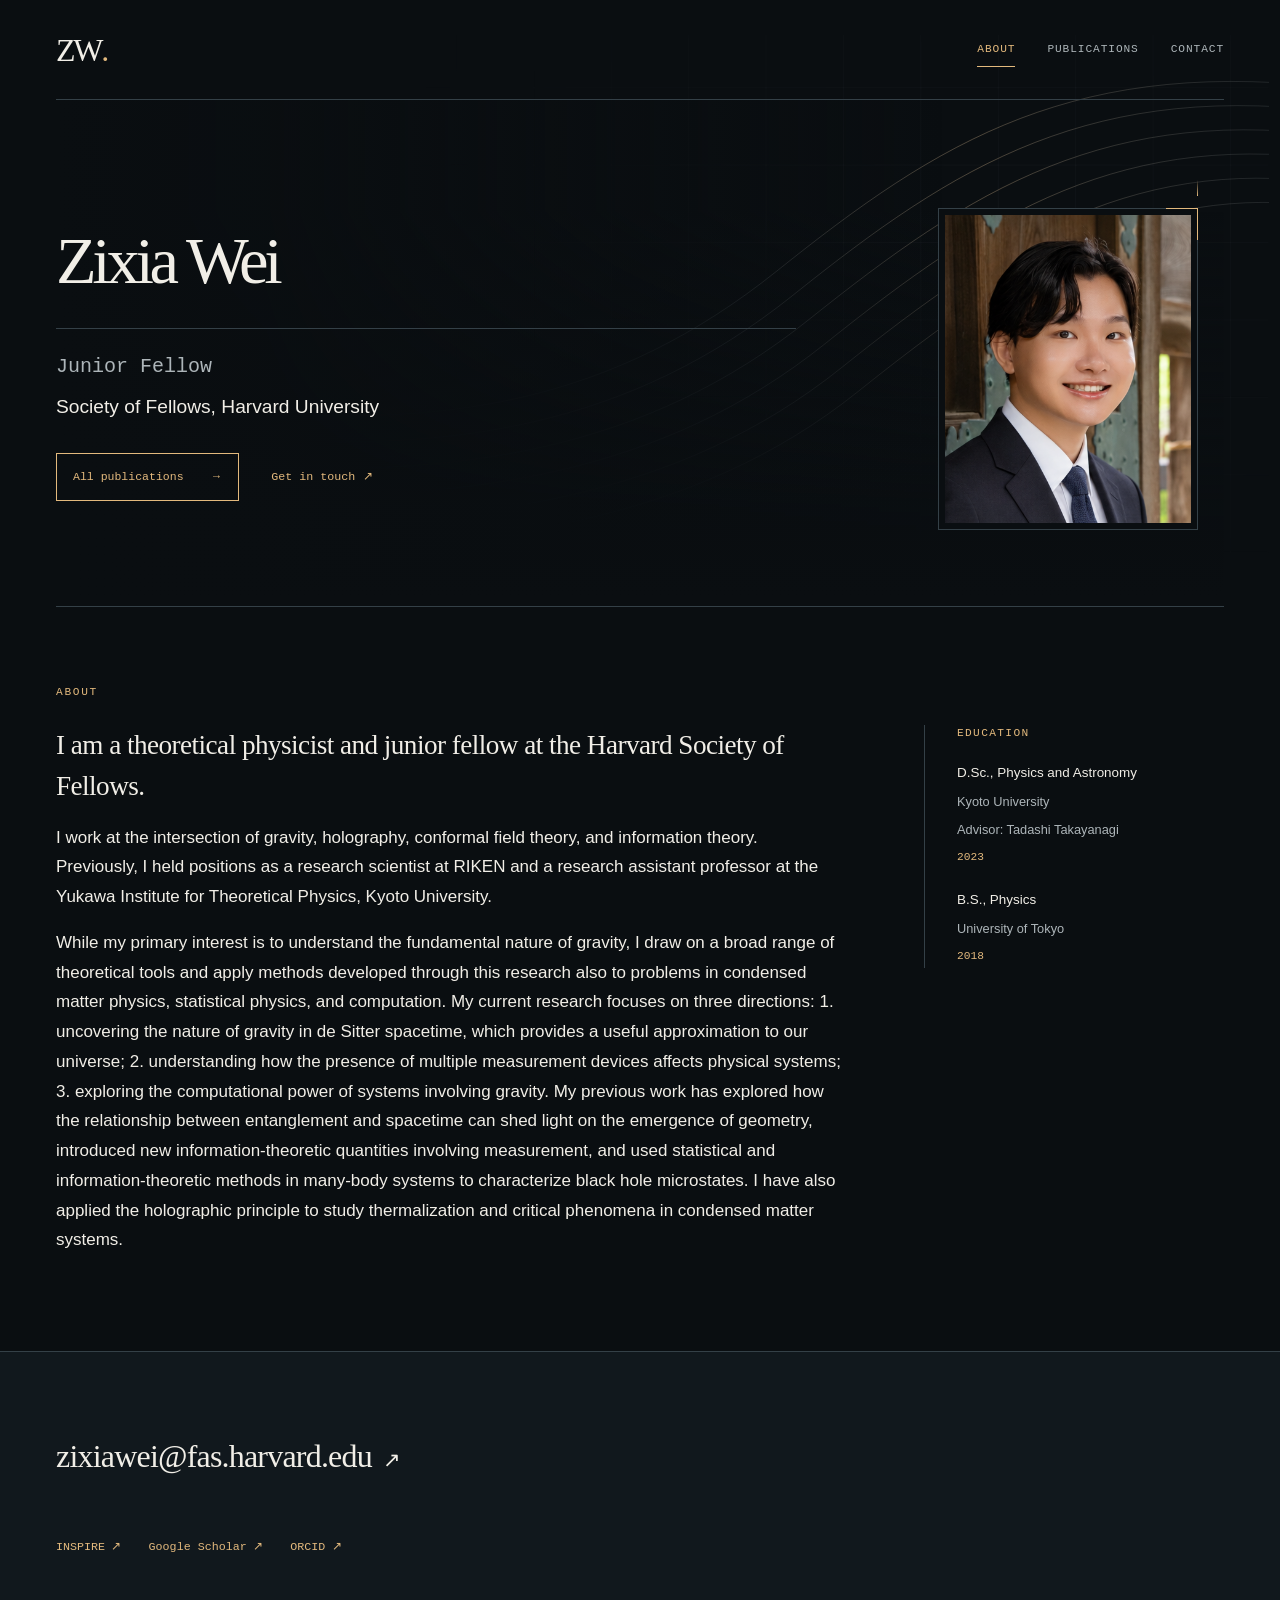
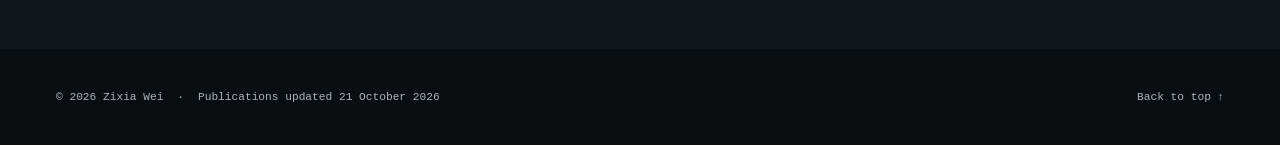
<file: index.html>
<!doctype html>
<html lang="en">
<head>
  <meta charset="utf-8">
  <meta name="viewport" content="width=device-width, initial-scale=1">
  <meta name="description" content="Zixia Wei — theoretical physicist working at Harvard University.">
  <meta name="author" content="Zixia Wei">
  <meta name="theme-color" content="#0a0e11">
  <meta property="og:type" content="website">
  <meta property="og:title" content="Zixia Wei | Theoretical Physics">
  <meta property="og:description" content="Gravity, holography, and information.">
  <title>Zixia Wei | Theoretical Physics</title>
  <link rel="icon" href="./assets/favicon.svg" type="image/svg+xml">
  <link rel="stylesheet" href="./assets/styles.css?v=minimal-cleanup-20261025">
</head>
<body>
  <a class="skip-link" href="#main-content">Skip to content</a>

  <header class="site-header">
    <div class="container header-inner">
      <a class="wordmark" href="#home" aria-label="Zixia Wei — home">ZW<span aria-hidden="true">.</span></a>
      <nav class="site-nav" aria-label="Main navigation">
        <ul>
          <li><a href="#about" aria-current="page">About</a></li>
          <li><a href="./publications.html">Publications</a></li>
          <li><a href="#contact">Contact</a></li>
        </ul>
      </nav>
    </div>
  </header>

  <main id="main-content">
    <div class="container">
      <section class="hero" id="home" aria-labelledby="name">
        <div class="hero-art" aria-hidden="true">
          <svg viewBox="0 0 1200 900" xmlns="http://www.w3.org/2000/svg" preserveAspectRatio="xMidYMid slice" focusable="false">
            <defs>
              <pattern id="hero-grid" width="96" height="96" patternUnits="userSpaceOnUse">
                <path d="M96 0H0V96" fill="none" stroke="#adb5b9" stroke-width="0.7" opacity="0.18"/>
              </pattern>
              <radialGradient id="hero-grid-fade" cx="72%" cy="38%" r="65%">
                <stop offset="0" stop-color="white" stop-opacity="0.8"/>
                <stop offset="1" stop-color="white" stop-opacity="0"/>
              </radialGradient>
              <mask id="hero-grid-mask">
                <rect width="1200" height="900" fill="url(#hero-grid-fade)"/>
              </mask>
              <linearGradient id="hero-contour" x1="0" y1="1" x2="1" y2="0">
                <stop stop-color="#8e9ba2" stop-opacity="0"/>
                <stop offset="0.4" stop-color="#8e9ba2" stop-opacity="0.24"/>
                <stop offset="0.75" stop-color="#d2b38a" stop-opacity="0.42"/>
                <stop offset="1" stop-color="#8e9ba2" stop-opacity="0.16"/>
              </linearGradient>
            </defs>
            <rect width="1200" height="900" fill="url(#hero-grid)" mask="url(#hero-grid-mask)"/>
            <g fill="none" stroke="url(#hero-contour)" stroke-width="1">
              <path d="M-100 590C180 620 390 580 590 420S960 150 1300 195"/>
              <path d="M-100 625C190 650 410 610 610 450S980 180 1300 225"/>
              <path d="M-100 660C200 680 430 640 630 480S1000 210 1300 255"/>
              <path d="M-100 695C210 710 450 670 650 510S1020 240 1300 285"/>
              <path d="M-100 730C220 740 470 700 670 540S1040 270 1300 315"/>
              <path d="M-100 765C230 770 490 730 690 570S1060 300 1300 345"/>
            </g>
          </svg>
        </div>
        <div class="hero-copy">
          <h1 class="hero-name" id="name">Zixia Wei</h1>
          <ul class="affiliations" aria-label="Current appointments">
            <li>
              <span class="affiliation-role">Junior Fellow</span>
              <a class="affiliation-name" href="https://socfell.fas.harvard.edu/people/zixia-wei">Society of Fellows, Harvard University</a>
            </li>
          </ul>
          <div class="hero-links">
            <a class="button button-primary" href="./publications.html">All publications <span class="arrow" aria-hidden="true">→</span></a>
            <a class="text-link" href="mailto:zixiawei@fas.harvard.edu">Get in touch <span class="arrow" aria-hidden="true">↗</span></a>
          </div>
        </div>
        <figure class="portrait">
          <div class="portrait-frame">
            <div class="portrait-crop">
              <img src="./assets/zixia-wei-suit.png" alt="Portrait of Zixia Wei wearing a dark suit" width="1536" height="1024" fetchpriority="high" decoding="async">
            </div>
          </div>
        </figure>
      </section>
      <section class="section about-section" id="about" aria-labelledby="about-title">
        <div class="section-heading">
          <h2 class="section-kicker" id="about-title">About</h2>
        </div>
        <div class="about-grid">
          <div class="about-copy">
            <p>I am a theoretical physicist and junior fellow at the Harvard Society of Fellows. </p>
            <p>I work at the intersection of gravity, holography, conformal field theory, and information theory. Previously, I held positions as a research scientist at RIKEN and a research assistant professor at the Yukawa Institute for Theoretical Physics, Kyoto University.</p>

<p>While my primary interest is to understand the fundamental nature of gravity, I draw on a broad range of theoretical tools and apply methods developed through this research also to problems in condensed matter physics, statistical physics, and computation.

My current research focuses on three directions: 1. uncovering the nature of gravity in de Sitter spacetime, which provides a useful approximation to our universe; 2. understanding how the presence of multiple measurement devices affects physical systems; 3. exploring the computational power of systems involving gravity. My previous work has explored how the relationship between entanglement and spacetime can shed light on the emergence of geometry, introduced new information-theoretic quantities involving measurement, and used statistical and information-theoretic methods in many-body systems to characterize black hole microstates. I have also applied the holographic principle to study thermalization and critical phenomena in condensed matter systems.</p>
          </div>
          <div class="academic-history">
            <h3>Education</h3>
            <ul class="education-list">
              <li><span class="degree">D.Sc., Physics and Astronomy</span><span class="degree-place">Kyoto University</span><span class="degree-advisor">Advisor: Tadashi Takayanagi</span><span class="degree-year">2023</span></li>
              <li><span class="degree">B.S., Physics</span><span class="degree-place">University of Tokyo</span><span class="degree-year">2018</span></li>
            </ul>
          </div>
        </div>
      </section>
    </div>

    <section class="contact-section" id="contact" aria-label="Contact">
      <div class="container contact-inner">
        <div class="contact-details">
          <a class="email-link" href="mailto:zixiawei@fas.harvard.edu">zixiawei@fas.harvard.edu <span class="arrow" aria-hidden="true">↗</span></a>
          <nav class="profile-links" aria-label="Academic profiles">
            <a href="https://inspirehep.net/authors/1712066">INSPIRE <span aria-hidden="true">↗</span></a>
            <a href="https://scholar.google.com/citations?user=dJTma34AAAAJ&amp;hl=en">Google Scholar <span aria-hidden="true">↗</span></a>
            <a href="https://orcid.org/0000-0003-2919-987X">ORCID <span aria-hidden="true">↗</span></a>
          </nav>
        </div>
      </div>
    </section>
  </main>

  <footer class="site-footer">
    <div class="container footer-inner">
      <p>© 2026 Zixia Wei <span aria-hidden="true">·</span> Publications updated 21 October 2026</p>
      <a class="back-to-top" href="#home">Back to top <span aria-hidden="true">↑</span></a>
    </div>
  </footer>
</body>
</html>
</file>
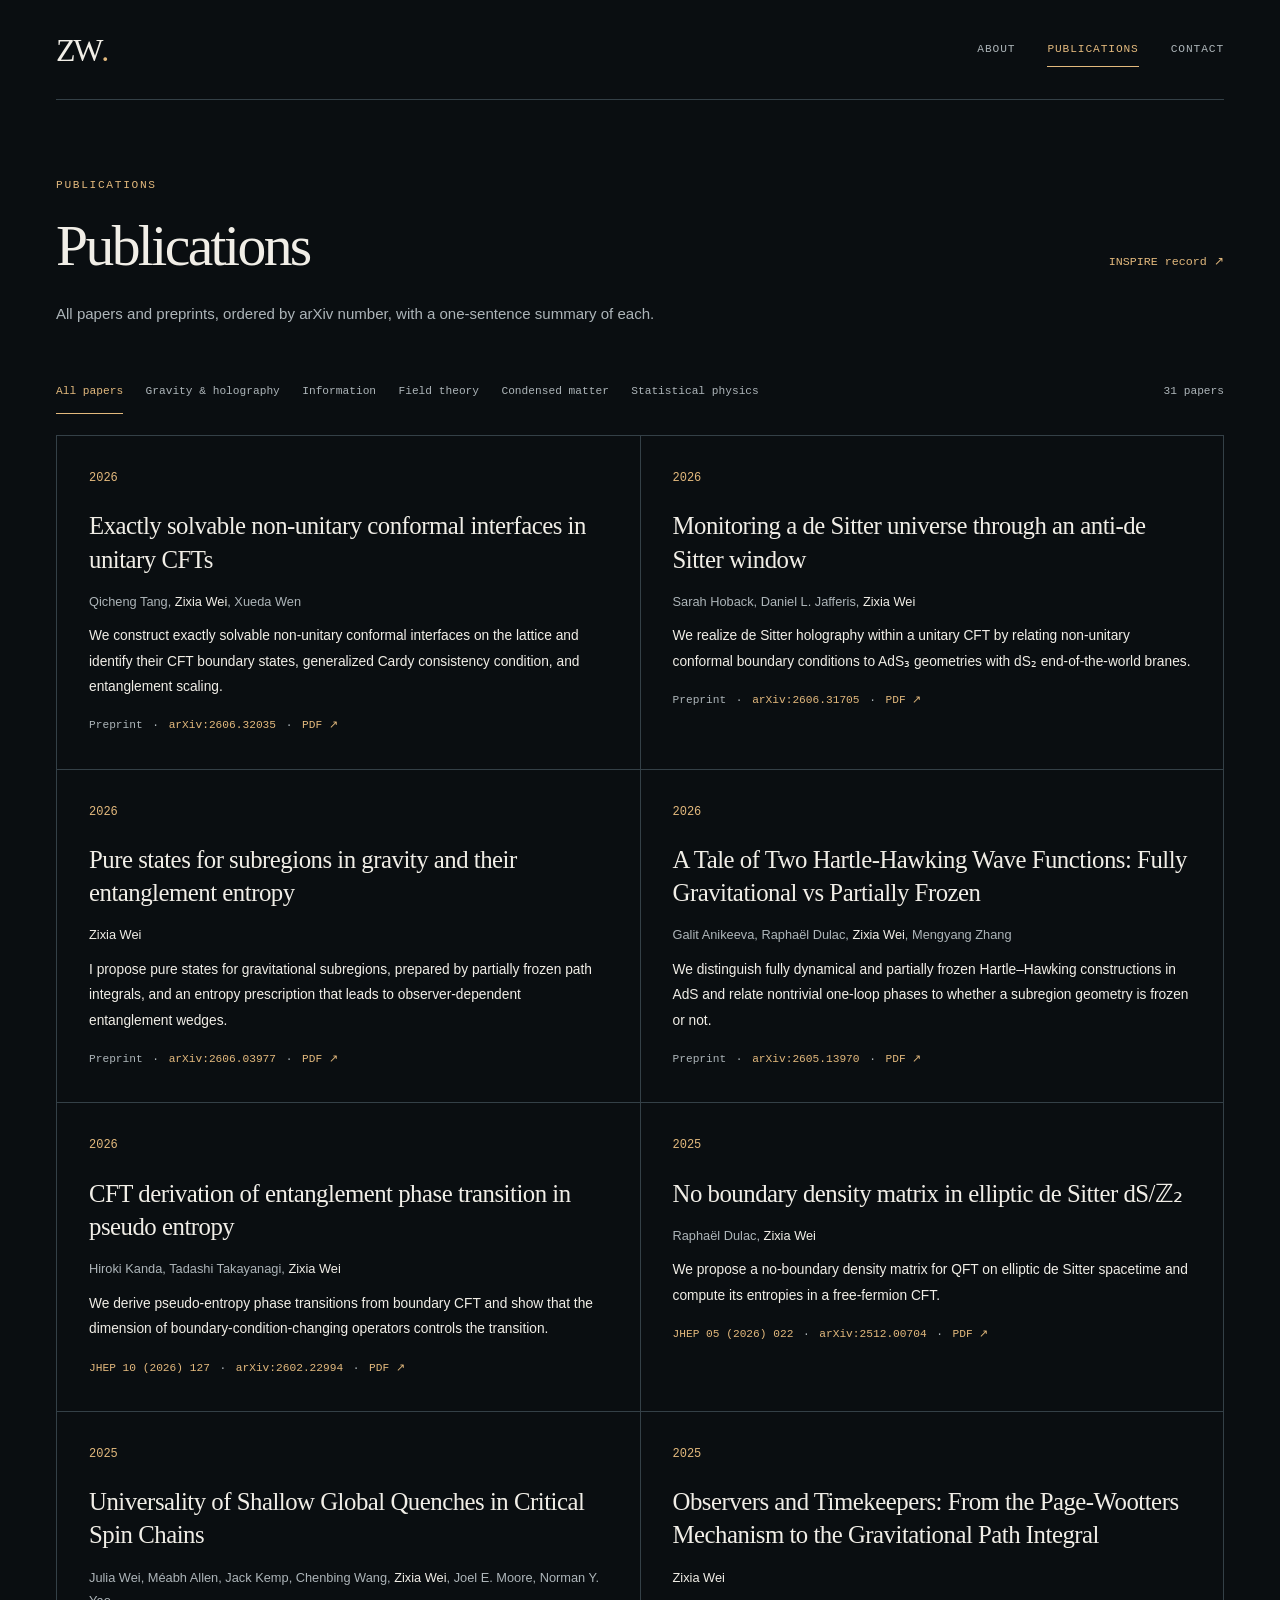
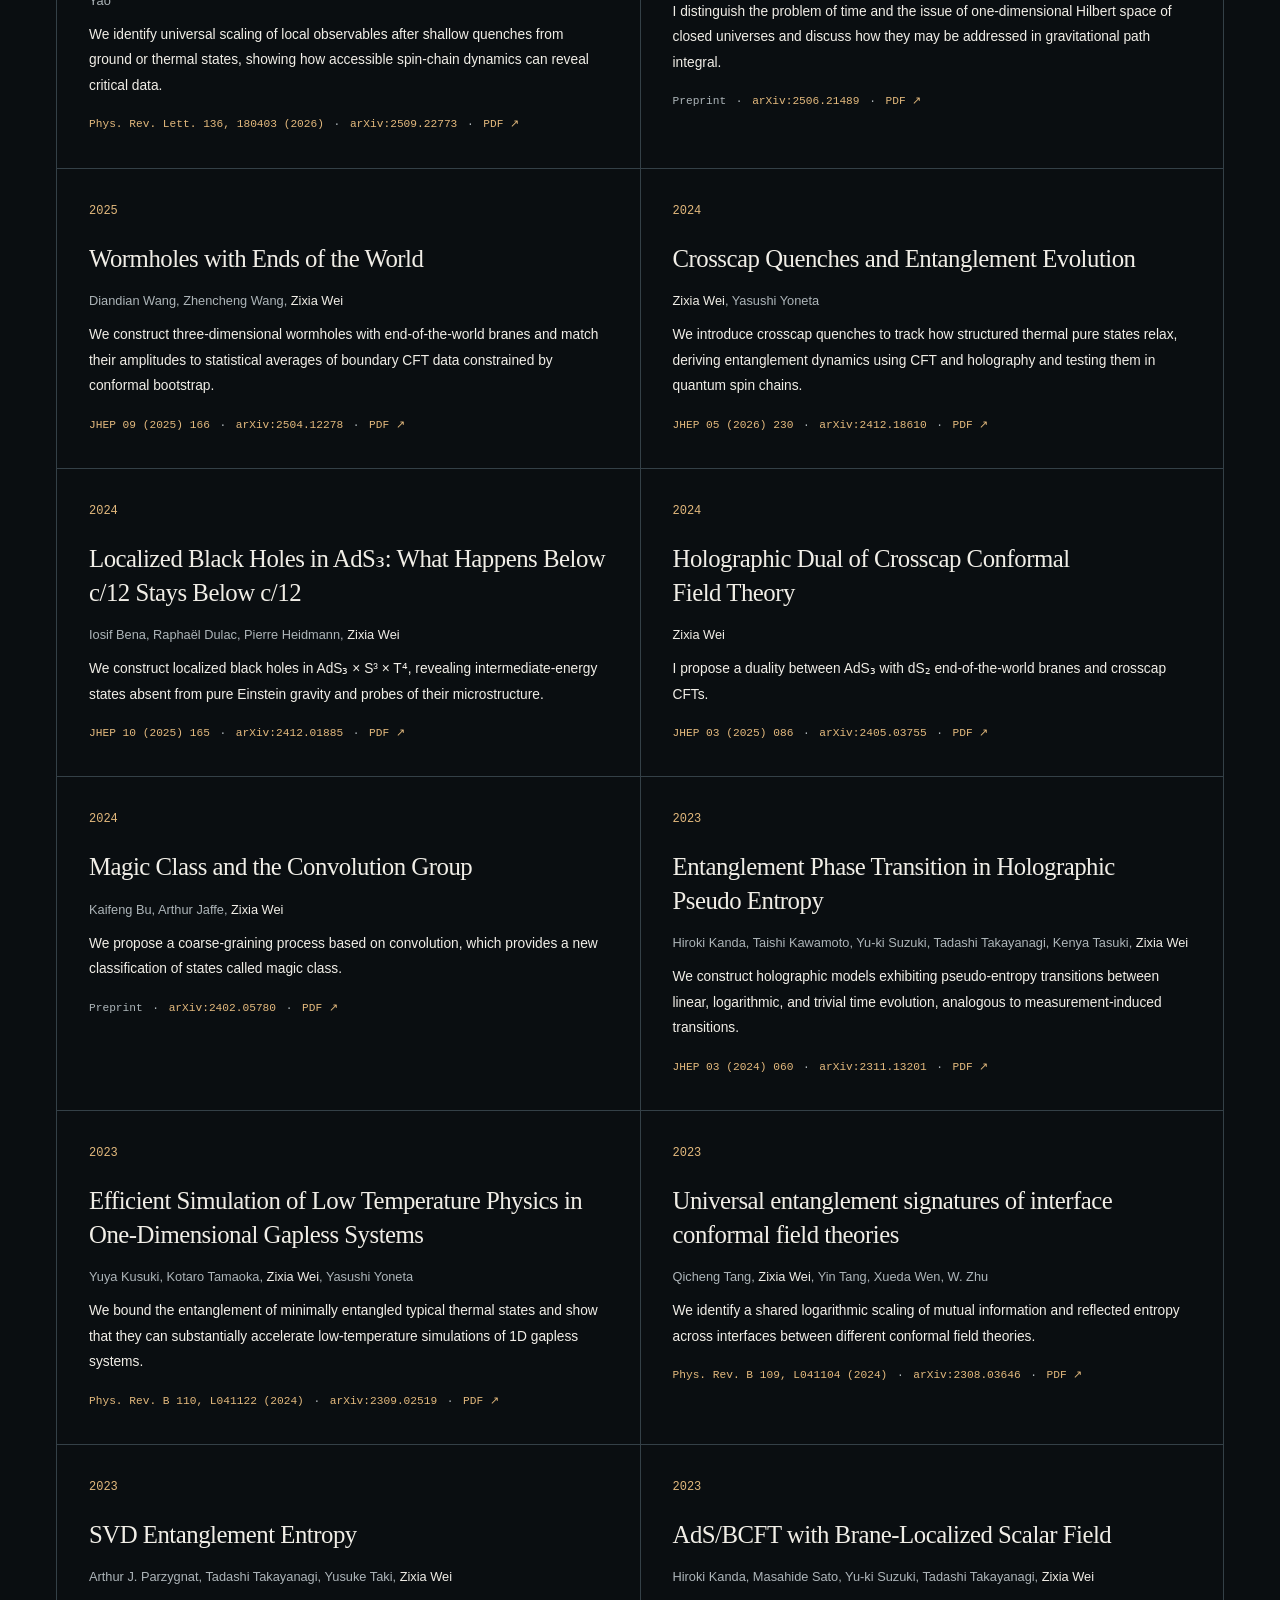
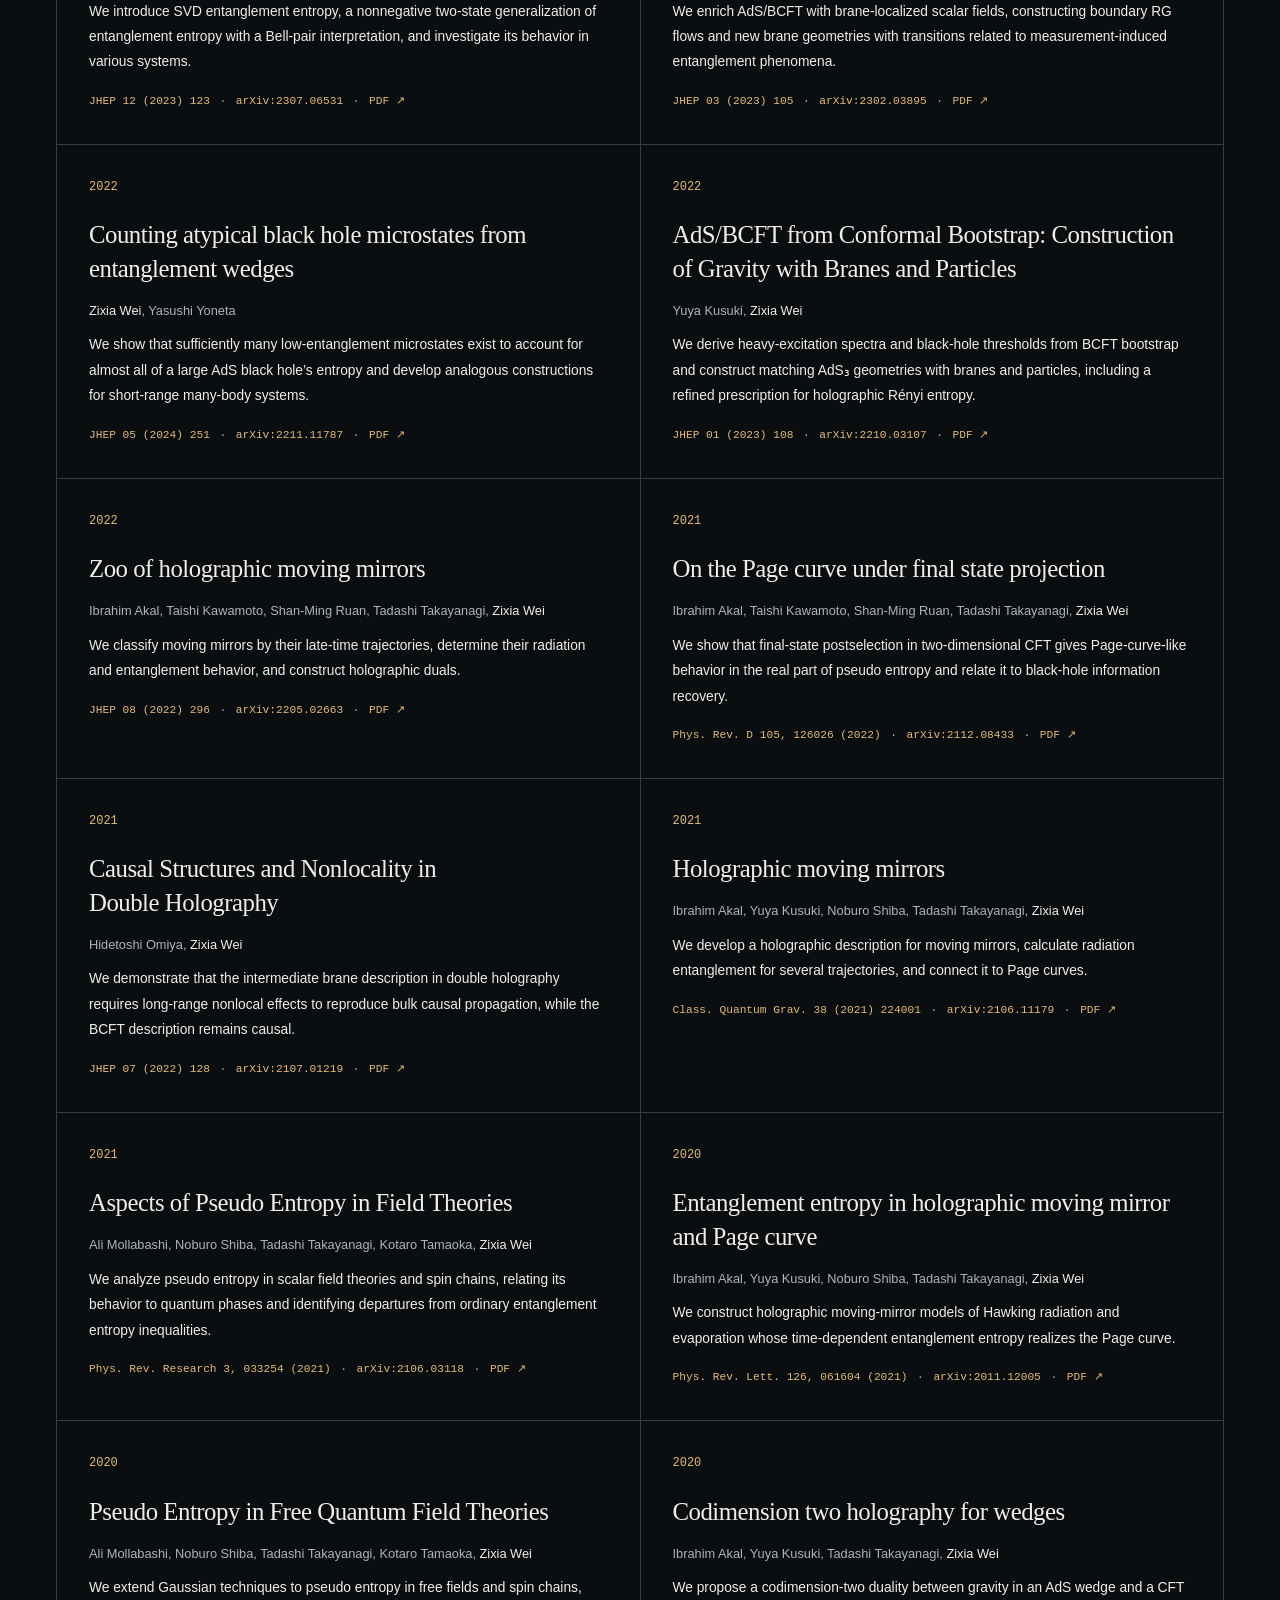
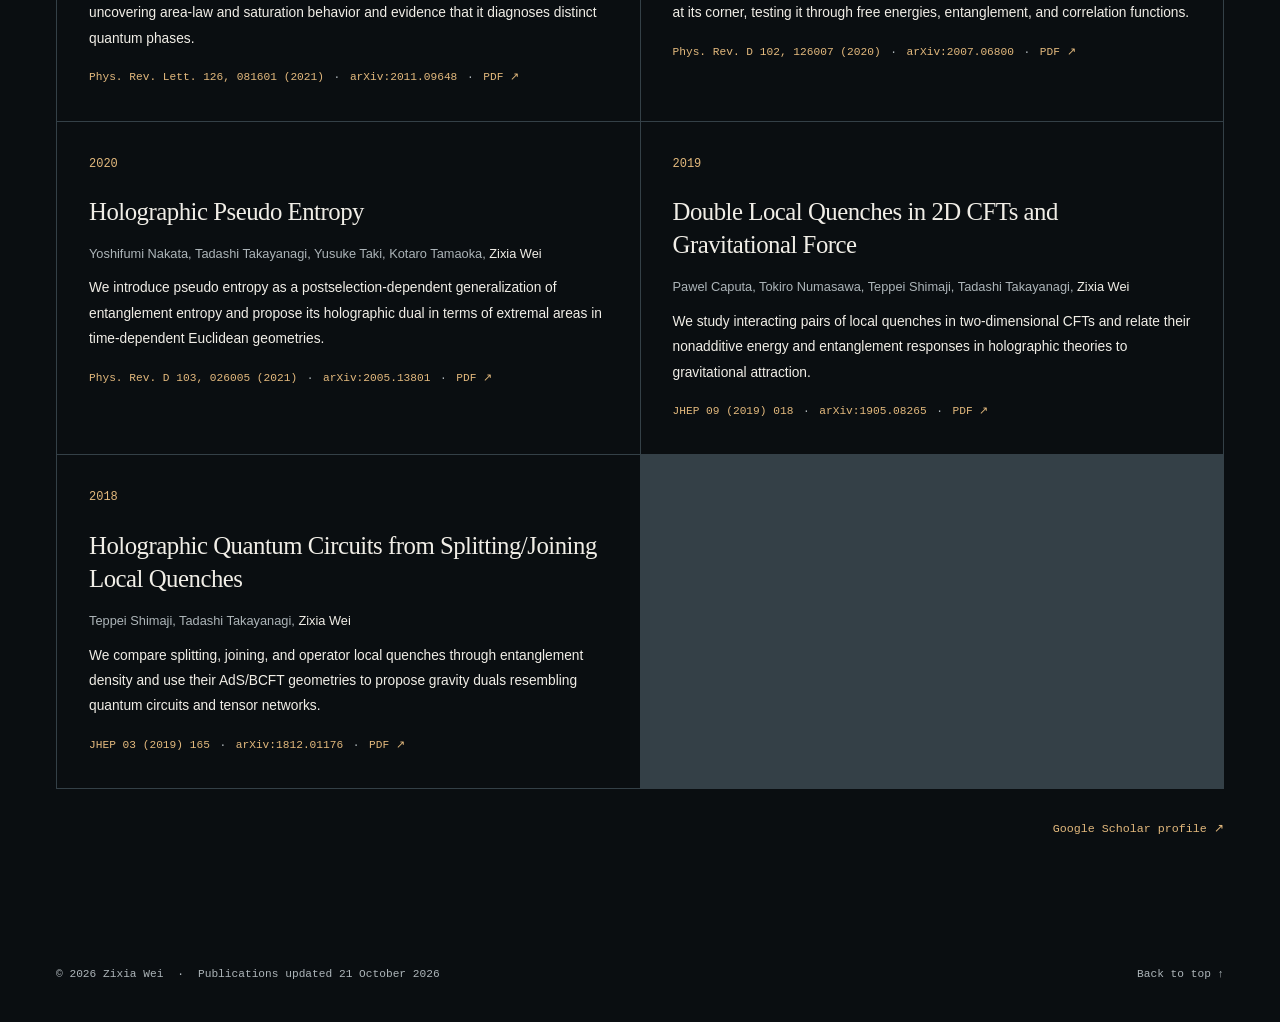
<file: publications.html>
<!doctype html>
<html lang="en">
<head>
  <meta charset="utf-8">
  <meta name="viewport" content="width=device-width, initial-scale=1">
  <meta name="description" content="Publications and preprints by Zixia Wei on Gravity, holography, conformal field theory, and information.">
  <meta name="author" content="Zixia Wei">
  <meta name="theme-color" content="#0a0e11">
  <meta property="og:type" content="website">
  <meta property="og:title" content="Publications | Zixia Wei">
  <meta property="og:description" content="Publications and preprints in gravity, holography, conformal field theory, and information.">
  <title>Publications | Zixia Wei</title>
  <link rel="icon" href="./assets/favicon.svg" type="image/svg+xml">
  <link rel="stylesheet" href="./assets/styles.css?v=minimal-cleanup-20261025">
  <script src="./assets/site.js?v=static-publications-1" defer></script>
</head>
<body class="publications-page" id="top">
  <a class="skip-link" href="#main-content">Skip to content</a>

  <header class="site-header">
    <div class="container header-inner">
      <a class="wordmark" href="./index.html#home" aria-label="Zixia Wei — home">ZW<span aria-hidden="true">.</span></a>
      <nav class="site-nav" aria-label="Main navigation">
        <ul>
          <li><a href="./index.html#about">About</a></li>
          <li><a href="./publications.html" aria-current="page">Publications</a></li>
          <li><a href="./index.html#contact">Contact</a></li>
        </ul>
      </nav>
    </div>
  </header>

  <main id="main-content">
    <div class="container">
      <section class="section publications-section" id="publications" aria-labelledby="publications-title">
        <div class="section-heading">
          <p class="section-kicker">Publications</p>
          <div class="heading-row">
            <h1 class="page-title" id="publications-title">Publications</h1>
            <a class="text-link" href="https://inspirehep.net/authors/1712066">INSPIRE record <span class="arrow" aria-hidden="true">↗</span></a>
          </div>
          <p class="section-intro">All papers and preprints, ordered by arXiv number, with a one-sentence summary of each.</p>
        </div>
        <div class="publication-tools" hidden>
          <div class="filter-list" role="group" aria-label="Filter publications by research area">
            <button class="filter-button is-active" type="button" data-filter="all" aria-pressed="true" aria-controls="publication-list">All papers</button>
            <button class="filter-button" type="button" data-filter="gravity" aria-pressed="false" aria-controls="publication-list">Gravity &amp; holography</button>
            <button class="filter-button" type="button" data-filter="information" aria-pressed="false" aria-controls="publication-list">Information</button>
            <button class="filter-button" type="button" data-filter="field-theory" aria-pressed="false" aria-controls="publication-list">Field theory</button>
            <button class="filter-button" type="button" data-filter="condensed" aria-pressed="false" aria-controls="publication-list">Condensed matter</button>
            <button class="filter-button" type="button" data-filter="statistic" aria-pressed="false" aria-controls="publication-list">Statistical physics</button>
          </div>
          <p class="publication-count" aria-live="polite" aria-atomic="true">31 papers</p>
        </div>
        <ol class="publication-list" id="publication-list">
          <li class="publication" data-topics="field-theory condensed statistic" data-arxiv="2606.32035">
            <span class="publication-year">2026</span>
            <div class="publication-body">
              <h3><a href="https://arxiv.org/abs/2606.32035">Exactly solvable non-unitary conformal interfaces in unitary CFTs</a></h3>
              <p class="publication-authors">Qicheng Tang, <strong>Zixia Wei</strong>, Xueda Wen</p>
              <p class="publication-summary">We construct exactly solvable non-unitary conformal interfaces on the lattice and identify their CFT boundary states, generalized Cardy consistency condition, and entanglement scaling.</p>
              <p class="publication-meta"><span>Preprint</span><span class="meta-separator" aria-hidden="true">·</span><a href="https://arxiv.org/abs/2606.32035">arXiv:2606.32035</a><span class="meta-separator" aria-hidden="true">·</span><a href="https://arxiv.org/pdf/2606.32035" aria-label="Read Exactly solvable non-unitary conformal interfaces in unitary CFTs as a PDF">PDF ↗</a></p>
            </div>
          </li>
          <li class="publication" data-topics="gravity field-theory" data-arxiv="2606.31705">
            <span class="publication-year">2026</span>
            <div class="publication-body">
              <h3><a href="https://arxiv.org/abs/2606.31705">Monitoring a de Sitter universe through an anti-de Sitter window</a></h3>
              <p class="publication-authors">Sarah Hoback, Daniel L. Jafferis, <strong>Zixia Wei</strong></p>
              <p class="publication-summary">We realize de Sitter holography within a unitary CFT by relating non-unitary conformal boundary conditions to AdS₃ geometries with dS₂ end-of-the-world branes.</p>
              <p class="publication-meta"><span>Preprint</span><span class="meta-separator" aria-hidden="true">·</span><a href="https://arxiv.org/abs/2606.31705">arXiv:2606.31705</a><span class="meta-separator" aria-hidden="true">·</span><a href="https://arxiv.org/pdf/2606.31705" aria-label="Read Monitoring a de Sitter universe through an anti-de Sitter window as a PDF">PDF ↗</a></p>
            </div>
          </li>
          <li class="publication" data-topics="gravity information" data-arxiv="2606.03977">
            <span class="publication-year">2026</span>
            <div class="publication-body">
              <h3><a href="https://arxiv.org/abs/2606.03977">Pure states for subregions in gravity and their entanglement entropy</a></h3>
              <p class="publication-authors"><strong>Zixia Wei</strong></p>
              <p class="publication-summary">I propose pure states for gravitational subregions, prepared by partially frozen path integrals, and an entropy prescription that leads to observer-dependent entanglement wedges.</p>
              <p class="publication-meta"><span>Preprint</span><span class="meta-separator" aria-hidden="true">·</span><a href="https://arxiv.org/abs/2606.03977">arXiv:2606.03977</a><span class="meta-separator" aria-hidden="true">·</span><a href="https://arxiv.org/pdf/2606.03977" aria-label="Read Pure states for subregions in gravity and their entanglement entropy as a PDF">PDF ↗</a></p>
            </div>
          </li>
          <li class="publication" data-topics="gravity" data-arxiv="2605.13970">
            <span class="publication-year">2026</span>
            <div class="publication-body">
              <h3><a href="https://arxiv.org/abs/2605.13970">A Tale of Two Hartle-Hawking Wave Functions: Fully Gravitational vs Partially Frozen</a></h3>
              <p class="publication-authors">Galit Anikeeva, Raphaël Dulac, <strong>Zixia Wei</strong>, Mengyang Zhang</p>
              <p class="publication-summary">We distinguish fully dynamical and partially frozen Hartle–Hawking constructions in AdS and relate nontrivial one-loop phases to whether a subregion geometry is frozen or not.</p>
              <p class="publication-meta"><span>Preprint</span><span class="meta-separator" aria-hidden="true">·</span><a href="https://arxiv.org/abs/2605.13970">arXiv:2605.13970</a><span class="meta-separator" aria-hidden="true">·</span><a href="https://arxiv.org/pdf/2605.13970" aria-label="Read A Tale of Two Hartle-Hawking Wave Functions: Fully Gravitational vs Partially Frozen as a PDF">PDF ↗</a></p>
            </div>
          </li>
          <li class="publication" data-topics="gravity information field-theory" data-arxiv="2602.22994">
            <span class="publication-year">2026</span>
            <div class="publication-body">
              <h3><a href="https://arxiv.org/abs/2602.22994">CFT derivation of entanglement phase transition in pseudo entropy</a></h3>
              <p class="publication-authors">Hiroki Kanda, Tadashi Takayanagi, <strong>Zixia Wei</strong></p>
              <p class="publication-summary">We derive pseudo-entropy phase transitions from boundary CFT and show that the dimension of boundary-condition-changing operators controls the transition.</p>
              <p class="publication-meta"><a href="https://doi.org/10.1007/JHEP10(2026)127">JHEP 10 (2026) 127</a><span class="meta-separator" aria-hidden="true">·</span><a href="https://arxiv.org/abs/2602.22994">arXiv:2602.22994</a><span class="meta-separator" aria-hidden="true">·</span><a href="https://arxiv.org/pdf/2602.22994" aria-label="Read CFT derivation of entanglement phase transition in pseudo entropy as a PDF">PDF ↗</a></p>
            </div>
          </li>
          <li class="publication" data-topics="field-theory statistic" data-arxiv="2512.00704">
            <span class="publication-year">2025</span>
            <div class="publication-body">
              <h3><a href="https://arxiv.org/abs/2512.00704">No boundary density matrix in elliptic de Sitter dS/ℤ₂</a></h3>
              <p class="publication-authors">Raphaël Dulac, <strong>Zixia Wei</strong></p>
              <p class="publication-summary">We propose a no-boundary density matrix for QFT on elliptic de Sitter spacetime and compute its entropies in a free-fermion CFT.</p>
              <p class="publication-meta"><a href="https://doi.org/10.1007/JHEP05(2026)022">JHEP 05 (2026) 022</a><span class="meta-separator" aria-hidden="true">·</span><a href="https://arxiv.org/abs/2512.00704">arXiv:2512.00704</a><span class="meta-separator" aria-hidden="true">·</span><a href="https://arxiv.org/pdf/2512.00704" aria-label="Read No boundary density matrix in elliptic de Sitter dS/ℤ₂ as a PDF">PDF ↗</a></p>
            </div>
          </li>
          <li class="publication" data-topics="field-theory condensed statistic" data-arxiv="2509.22773">
            <span class="publication-year">2025</span>
            <div class="publication-body">
              <h3><a href="https://arxiv.org/abs/2509.22773">Universality of Shallow Global Quenches in Critical Spin Chains</a></h3>
              <p class="publication-authors">Julia Wei, Méabh Allen, Jack Kemp, Chenbing Wang, <strong>Zixia Wei</strong>, Joel E. Moore, Norman Y. Yao</p>
              <p class="publication-summary">We identify universal scaling of local observables after shallow quenches from ground or thermal states, showing how accessible spin-chain dynamics can reveal critical data.</p>
              <p class="publication-meta"><a href="https://doi.org/10.1103/dgx2-mwrk">Phys. Rev. Lett. 136, 180403 (2026)</a><span class="meta-separator" aria-hidden="true">·</span><a href="https://arxiv.org/abs/2509.22773">arXiv:2509.22773</a><span class="meta-separator" aria-hidden="true">·</span><a href="https://arxiv.org/pdf/2509.22773" aria-label="Read Universality of Shallow Global Quenches in Critical Spin Chains as a PDF">PDF ↗</a></p>
            </div>
          </li>
          <li class="publication" data-topics="gravity" data-arxiv="2506.21489">
            <span class="publication-year">2025</span>
            <div class="publication-body">
              <h3><a href="https://arxiv.org/abs/2506.21489">Observers and Timekeepers: From the Page-Wootters Mechanism to the Gravitational Path Integral</a></h3>
              <p class="publication-authors"><strong>Zixia Wei</strong></p>
              <p class="publication-summary">I distinguish the problem of time and the issue of one-dimensional Hilbert space of closed universes and discuss how they may be addressed in gravitational path integral.</p>
              <p class="publication-meta"><span>Preprint</span><span class="meta-separator" aria-hidden="true">·</span><a href="https://arxiv.org/abs/2506.21489">arXiv:2506.21489</a><span class="meta-separator" aria-hidden="true">·</span><a href="https://arxiv.org/pdf/2506.21489" aria-label="Read Observers and Timekeepers: From the Page-Wootters Mechanism to the Gravitational Path Integral as a PDF">PDF ↗</a></p>
            </div>
          </li>
          <li class="publication" data-topics="gravity field-theory statistic" data-arxiv="2504.12278">
            <span class="publication-year">2025</span>
            <div class="publication-body">
              <h3><a href="https://arxiv.org/abs/2504.12278">Wormholes with Ends of the World</a></h3>
              <p class="publication-authors">Diandian Wang, Zhencheng Wang, <strong>Zixia Wei</strong></p>
              <p class="publication-summary">We construct three-dimensional wormholes with end-of-the-world branes and match their amplitudes to statistical averages of boundary CFT data constrained by conformal bootstrap.</p>
              <p class="publication-meta"><a href="https://doi.org/10.1007/JHEP09(2025)166">JHEP 09 (2025) 166</a><span class="meta-separator" aria-hidden="true">·</span><a href="https://arxiv.org/abs/2504.12278">arXiv:2504.12278</a><span class="meta-separator" aria-hidden="true">·</span><a href="https://arxiv.org/pdf/2504.12278" aria-label="Read Wormholes with Ends of the World as a PDF">PDF ↗</a></p>
            </div>
          </li>
          <li class="publication" data-topics="gravity information field-theory statistic" data-arxiv="2412.18610">
            <span class="publication-year">2024</span>
            <div class="publication-body">
              <h3><a href="https://arxiv.org/abs/2412.18610">Crosscap Quenches and Entanglement Evolution</a></h3>
              <p class="publication-authors"><strong>Zixia Wei</strong>, Yasushi Yoneta</p>
              <p class="publication-summary">We introduce crosscap quenches to track how structured thermal pure states relax, deriving entanglement dynamics using CFT and holography and testing them in quantum spin chains.</p>
              <p class="publication-meta"><a href="https://doi.org/10.1007/JHEP05(2026)230">JHEP 05 (2026) 230</a><span class="meta-separator" aria-hidden="true">·</span><a href="https://arxiv.org/abs/2412.18610">arXiv:2412.18610</a><span class="meta-separator" aria-hidden="true">·</span><a href="https://arxiv.org/pdf/2412.18610" aria-label="Read Crosscap Quenches and Entanglement Evolution as a PDF">PDF ↗</a></p>
            </div>
          </li>
          <li class="publication" data-topics="gravity information statistic" data-arxiv="2412.01885">
            <span class="publication-year">2024</span>
            <div class="publication-body">
              <h3><a href="https://arxiv.org/abs/2412.01885">Localized Black Holes in AdS₃: What Happens Below c/12 Stays Below c/12</a></h3>
              <p class="publication-authors">Iosif Bena, Raphaël Dulac, Pierre Heidmann, <strong>Zixia Wei</strong></p>
              <p class="publication-summary">We construct localized black holes in AdS₃ × S³ × T⁴, revealing intermediate-energy states absent from pure Einstein gravity and probes of their microstructure.</p>
              <p class="publication-meta"><a href="https://doi.org/10.1007/JHEP10(2025)165">JHEP 10 (2025) 165</a><span class="meta-separator" aria-hidden="true">·</span><a href="https://arxiv.org/abs/2412.01885">arXiv:2412.01885</a><span class="meta-separator" aria-hidden="true">·</span><a href="https://arxiv.org/pdf/2412.01885" aria-label="Read Localized Black Holes in AdS₃: What Happens Below c/12 Stays Below c/12 as a PDF">PDF ↗</a></p>
            </div>
          </li>
          <li class="publication" data-topics="gravity field-theory" data-arxiv="2405.03755">
            <span class="publication-year">2024</span>
            <div class="publication-body">
              <h3><a href="https://arxiv.org/abs/2405.03755">Holographic Dual of Crosscap Conformal Field Theory</a></h3>
              <p class="publication-authors"><strong>Zixia Wei</strong></p>
              <p class="publication-summary">I propose a duality between AdS₃ with dS₂ end-of-the-world branes and crosscap CFTs.</p>
              <p class="publication-meta"><a href="https://doi.org/10.1007/JHEP03(2025)086">JHEP 03 (2025) 086</a><span class="meta-separator" aria-hidden="true">·</span><a href="https://arxiv.org/abs/2405.03755">arXiv:2405.03755</a><span class="meta-separator" aria-hidden="true">·</span><a href="https://arxiv.org/pdf/2405.03755" aria-label="Read Holographic Dual of Crosscap Conformal Field Theory as a PDF">PDF ↗</a></p>
            </div>
          </li>
          <li class="publication" data-topics="information" data-arxiv="2402.05780">
            <span class="publication-year">2024</span>
            <div class="publication-body">
              <h3><a href="https://arxiv.org/abs/2402.05780">Magic Class and the Convolution Group</a></h3>
              <p class="publication-authors">Kaifeng Bu, Arthur Jaffe, <strong>Zixia Wei</strong></p>
              <p class="publication-summary">We propose a coarse-graining process based on convolution, which provides a new classification of states called magic class.</p>
              <p class="publication-meta"><span>Preprint</span><span class="meta-separator" aria-hidden="true">·</span><a href="https://arxiv.org/abs/2402.05780">arXiv:2402.05780</a><span class="meta-separator" aria-hidden="true">·</span><a href="https://arxiv.org/pdf/2402.05780" aria-label="Read Magic Class and the Convolution Group as a PDF">PDF ↗</a></p>
            </div>
          </li>
          <li class="publication" data-topics="gravity information field-theory statistic" data-arxiv="2311.13201">
            <span class="publication-year">2023</span>
            <div class="publication-body">
              <h3><a href="https://arxiv.org/abs/2311.13201">Entanglement Phase Transition in Holographic Pseudo Entropy</a></h3>
              <p class="publication-authors">Hiroki Kanda, Taishi Kawamoto, Yu-ki Suzuki, Tadashi Takayanagi, Kenya Tasuki, <strong>Zixia Wei</strong></p>
              <p class="publication-summary">We construct holographic models exhibiting pseudo-entropy transitions between linear, logarithmic, and trivial time evolution, analogous to measurement-induced transitions.</p>
              <p class="publication-meta"><a href="https://doi.org/10.1007/JHEP03(2024)060">JHEP 03 (2024) 060</a><span class="meta-separator" aria-hidden="true">·</span><a href="https://arxiv.org/abs/2311.13201">arXiv:2311.13201</a><span class="meta-separator" aria-hidden="true">·</span><a href="https://arxiv.org/pdf/2311.13201" aria-label="Read Entanglement Phase Transition in Holographic Pseudo Entropy as a PDF">PDF ↗</a></p>
            </div>
          </li>
          <li class="publication" data-topics="information field-theory condensed statistic" data-arxiv="2309.02519">
            <span class="publication-year">2023</span>
            <div class="publication-body">
              <h3><a href="https://arxiv.org/abs/2309.02519">Efficient Simulation of Low Temperature Physics in One-Dimensional Gapless Systems</a></h3>
              <p class="publication-authors">Yuya Kusuki, Kotaro Tamaoka, <strong>Zixia Wei</strong>, Yasushi Yoneta</p>
              <p class="publication-summary">We bound the entanglement of minimally entangled typical thermal states and show that they can substantially accelerate low-temperature simulations of 1D gapless systems.</p>
              <p class="publication-meta"><a href="https://doi.org/10.1103/PhysRevB.110.L041122">Phys. Rev. B 110, L041122 (2024)</a><span class="meta-separator" aria-hidden="true">·</span><a href="https://arxiv.org/abs/2309.02519">arXiv:2309.02519</a><span class="meta-separator" aria-hidden="true">·</span><a href="https://arxiv.org/pdf/2309.02519" aria-label="Read Efficient Simulation of Low Temperature Physics in One-Dimensional Gapless Systems as a PDF">PDF ↗</a></p>
            </div>
          </li>
          <li class="publication" data-topics="information field-theory condensed statistic" data-arxiv="2308.03646">
            <span class="publication-year">2023</span>
            <div class="publication-body">
              <h3><a href="https://arxiv.org/abs/2308.03646">Universal entanglement signatures of interface conformal field theories</a></h3>
              <p class="publication-authors">Qicheng Tang, <strong>Zixia Wei</strong>, Yin Tang, Xueda Wen, W. Zhu</p>
              <p class="publication-summary">We identify a shared logarithmic scaling of mutual information and reflected entropy across interfaces between different conformal field theories.</p>
              <p class="publication-meta"><a href="https://doi.org/10.1103/PhysRevB.109.L041104">Phys. Rev. B 109, L041104 (2024)</a><span class="meta-separator" aria-hidden="true">·</span><a href="https://arxiv.org/abs/2308.03646">arXiv:2308.03646</a><span class="meta-separator" aria-hidden="true">·</span><a href="https://arxiv.org/pdf/2308.03646" aria-label="Read Universal entanglement signatures of interface conformal field theories as a PDF">PDF ↗</a></p>
            </div>
          </li>
          <li class="publication" data-topics="information" data-arxiv="2307.06531">
            <span class="publication-year">2023</span>
            <div class="publication-body">
              <h3><a href="https://arxiv.org/abs/2307.06531">SVD Entanglement Entropy</a></h3>
              <p class="publication-authors">Arthur J. Parzygnat, Tadashi Takayanagi, Yusuke Taki, <strong>Zixia Wei</strong></p>
              <p class="publication-summary">We introduce SVD entanglement entropy, a nonnegative two-state generalization of entanglement entropy with a Bell-pair interpretation, and investigate its behavior in various systems.</p>
              <p class="publication-meta"><a href="https://doi.org/10.1007/JHEP12(2023)123">JHEP 12 (2023) 123</a><span class="meta-separator" aria-hidden="true">·</span><a href="https://arxiv.org/abs/2307.06531">arXiv:2307.06531</a><span class="meta-separator" aria-hidden="true">·</span><a href="https://arxiv.org/pdf/2307.06531" aria-label="Read SVD Entanglement Entropy as a PDF">PDF ↗</a></p>
            </div>
          </li>
          <li class="publication" data-topics="gravity field-theory" data-arxiv="2302.03895">
            <span class="publication-year">2023</span>
            <div class="publication-body">
              <h3><a href="https://arxiv.org/abs/2302.03895">AdS/BCFT with Brane-Localized Scalar Field</a></h3>
              <p class="publication-authors">Hiroki Kanda, Masahide Sato, Yu-ki Suzuki, Tadashi Takayanagi, <strong>Zixia Wei</strong></p>
              <p class="publication-summary">We enrich AdS/BCFT with brane-localized scalar fields, constructing boundary RG flows and new brane geometries with transitions related to measurement-induced entanglement phenomena.</p>
              <p class="publication-meta"><a href="https://doi.org/10.1007/JHEP03(2023)105">JHEP 03 (2023) 105</a><span class="meta-separator" aria-hidden="true">·</span><a href="https://arxiv.org/abs/2302.03895">arXiv:2302.03895</a><span class="meta-separator" aria-hidden="true">·</span><a href="https://arxiv.org/pdf/2302.03895" aria-label="Read AdS/BCFT with Brane-Localized Scalar Field as a PDF">PDF ↗</a></p>
            </div>
          </li>
          <li class="publication" data-topics="gravity information statistic" data-arxiv="2211.11787">
            <span class="publication-year">2022</span>
            <div class="publication-body">
              <h3><a href="https://arxiv.org/abs/2211.11787">Counting atypical black hole microstates from entanglement wedges</a></h3>
              <p class="publication-authors"><strong>Zixia Wei</strong>, Yasushi Yoneta</p>
              <p class="publication-summary">We show that sufficiently many low-entanglement microstates exist to account for almost all of a large AdS black hole’s entropy and develop analogous constructions for short-range many-body systems.</p>
              <p class="publication-meta"><a href="https://doi.org/10.1007/JHEP05(2024)251">JHEP 05 (2024) 251</a><span class="meta-separator" aria-hidden="true">·</span><a href="https://arxiv.org/abs/2211.11787">arXiv:2211.11787</a><span class="meta-separator" aria-hidden="true">·</span><a href="https://arxiv.org/pdf/2211.11787" aria-label="Read Counting atypical black hole microstates from entanglement wedges as a PDF">PDF ↗</a></p>
            </div>
          </li>
          <li class="publication" data-topics="gravity field-theory" data-arxiv="2210.03107">
            <span class="publication-year">2022</span>
            <div class="publication-body">
              <h3><a href="https://arxiv.org/abs/2210.03107">AdS/BCFT from Conformal Bootstrap: Construction of Gravity with Branes and Particles</a></h3>
              <p class="publication-authors">Yuya Kusuki, <strong>Zixia Wei</strong></p>
              <p class="publication-summary">We derive heavy-excitation spectra and black-hole thresholds from BCFT bootstrap and construct matching AdS₃ geometries with branes and particles, including a refined prescription for holographic Rényi entropy.</p>
              <p class="publication-meta"><a href="https://doi.org/10.1007/JHEP01(2023)108">JHEP 01 (2023) 108</a><span class="meta-separator" aria-hidden="true">·</span><a href="https://arxiv.org/abs/2210.03107">arXiv:2210.03107</a><span class="meta-separator" aria-hidden="true">·</span><a href="https://arxiv.org/pdf/2210.03107" aria-label="Read AdS/BCFT from Conformal Bootstrap: Construction of Gravity with Branes and Particles as a PDF">PDF ↗</a></p>
            </div>
          </li>
          <li class="publication" data-topics="gravity field-theory statistic" data-arxiv="2205.02663">
            <span class="publication-year">2022</span>
            <div class="publication-body">
              <h3><a href="https://arxiv.org/abs/2205.02663">Zoo of holographic moving mirrors</a></h3>
              <p class="publication-authors">Ibrahim Akal, Taishi Kawamoto, Shan-Ming Ruan, Tadashi Takayanagi, <strong>Zixia Wei</strong></p>
              <p class="publication-summary">We classify moving mirrors by their late-time trajectories, determine their radiation and entanglement behavior, and construct holographic duals.</p>
              <p class="publication-meta"><a href="https://doi.org/10.1007/JHEP08(2022)296">JHEP 08 (2022) 296</a><span class="meta-separator" aria-hidden="true">·</span><a href="https://arxiv.org/abs/2205.02663">arXiv:2205.02663</a><span class="meta-separator" aria-hidden="true">·</span><a href="https://arxiv.org/pdf/2205.02663" aria-label="Read Zoo of holographic moving mirrors as a PDF">PDF ↗</a></p>
            </div>
          </li>
          <li class="publication" data-topics="gravity information field-theory" data-arxiv="2112.08433">
            <span class="publication-year">2021</span>
            <div class="publication-body">
              <h3><a href="https://arxiv.org/abs/2112.08433">On the Page curve under final state projection</a></h3>
              <p class="publication-authors">Ibrahim Akal, Taishi Kawamoto, Shan-Ming Ruan, Tadashi Takayanagi, <strong>Zixia Wei</strong></p>
              <p class="publication-summary">We show that final-state postselection in two-dimensional CFT gives Page-curve-like behavior in the real part of pseudo entropy and relate it to black-hole information recovery.</p>
              <p class="publication-meta"><a href="https://doi.org/10.1103/PhysRevD.105.126026">Phys. Rev. D 105, 126026 (2022)</a><span class="meta-separator" aria-hidden="true">·</span><a href="https://arxiv.org/abs/2112.08433">arXiv:2112.08433</a><span class="meta-separator" aria-hidden="true">·</span><a href="https://arxiv.org/pdf/2112.08433" aria-label="Read On the Page curve under final state projection as a PDF">PDF ↗</a></p>
            </div>
          </li>
          <li class="publication" data-topics="gravity" data-arxiv="2107.01219">
            <span class="publication-year">2021</span>
            <div class="publication-body">
              <h3><a href="https://arxiv.org/abs/2107.01219">Causal Structures and Nonlocality in Double Holography</a></h3>
              <p class="publication-authors">Hidetoshi Omiya, <strong>Zixia Wei</strong></p>
              <p class="publication-summary">We demonstrate that the intermediate brane description in double holography requires long-range nonlocal effects to reproduce bulk causal propagation, while the BCFT description remains causal.</p>
              <p class="publication-meta"><a href="https://doi.org/10.1007/JHEP07(2022)128">JHEP 07 (2022) 128</a><span class="meta-separator" aria-hidden="true">·</span><a href="https://arxiv.org/abs/2107.01219">arXiv:2107.01219</a><span class="meta-separator" aria-hidden="true">·</span><a href="https://arxiv.org/pdf/2107.01219" aria-label="Read Causal Structures and Nonlocality in Double Holography as a PDF">PDF ↗</a></p>
            </div>
          </li>
          <li class="publication" data-topics="gravity field-theory statistic" data-arxiv="2106.11179">
            <span class="publication-year">2021</span>
            <div class="publication-body">
              <h3><a href="https://arxiv.org/abs/2106.11179">Holographic moving mirrors</a></h3>
              <p class="publication-authors">Ibrahim Akal, Yuya Kusuki, Noburo Shiba, Tadashi Takayanagi, <strong>Zixia Wei</strong></p>
              <p class="publication-summary">We develop a holographic description for moving mirrors, calculate radiation entanglement for several trajectories, and connect it to Page curves.</p>
              <p class="publication-meta"><a href="https://doi.org/10.1088/1361-6382/ac2c1b">Class. Quantum Grav. 38 (2021) 224001</a><span class="meta-separator" aria-hidden="true">·</span><a href="https://arxiv.org/abs/2106.11179">arXiv:2106.11179</a><span class="meta-separator" aria-hidden="true">·</span><a href="https://arxiv.org/pdf/2106.11179" aria-label="Read Holographic moving mirrors as a PDF">PDF ↗</a></p>
            </div>
          </li>
          <li class="publication" data-topics="information field-theory statistic" data-arxiv="2106.03118">
            <span class="publication-year">2021</span>
            <div class="publication-body">
              <h3><a href="https://arxiv.org/abs/2106.03118">Aspects of Pseudo Entropy in Field Theories</a></h3>
              <p class="publication-authors">Ali Mollabashi, Noburo Shiba, Tadashi Takayanagi, Kotaro Tamaoka, <strong>Zixia Wei</strong></p>
              <p class="publication-summary">We analyze pseudo entropy in scalar field theories and spin chains, relating its behavior to quantum phases and identifying departures from ordinary entanglement entropy inequalities.</p>
              <p class="publication-meta"><a href="https://doi.org/10.1103/PhysRevResearch.3.033254">Phys. Rev. Research 3, 033254 (2021)</a><span class="meta-separator" aria-hidden="true">·</span><a href="https://arxiv.org/abs/2106.03118">arXiv:2106.03118</a><span class="meta-separator" aria-hidden="true">·</span><a href="https://arxiv.org/pdf/2106.03118" aria-label="Read Aspects of Pseudo Entropy in Field Theories as a PDF">PDF ↗</a></p>
            </div>
          </li>
          <li class="publication" data-topics="gravity information field-theory statistic" data-arxiv="2011.12005">
            <span class="publication-year">2020</span>
            <div class="publication-body">
              <h3><a href="https://arxiv.org/abs/2011.12005">Entanglement entropy in holographic moving mirror and Page curve</a></h3>
              <p class="publication-authors">Ibrahim Akal, Yuya Kusuki, Noburo Shiba, Tadashi Takayanagi, <strong>Zixia Wei</strong></p>
              <p class="publication-summary">We construct holographic moving-mirror models of Hawking radiation and evaporation whose time-dependent entanglement entropy realizes the Page curve.</p>
              <p class="publication-meta"><a href="https://doi.org/10.1103/PhysRevLett.126.061604">Phys. Rev. Lett. 126, 061604 (2021)</a><span class="meta-separator" aria-hidden="true">·</span><a href="https://arxiv.org/abs/2011.12005">arXiv:2011.12005</a><span class="meta-separator" aria-hidden="true">·</span><a href="https://arxiv.org/pdf/2011.12005" aria-label="Read Entanglement entropy in holographic moving mirror and Page curve as a PDF">PDF ↗</a></p>
            </div>
          </li>
          <li class="publication" data-topics="information field-theory statistic" data-arxiv="2011.09648">
            <span class="publication-year">2020</span>
            <div class="publication-body">
              <h3><a href="https://arxiv.org/abs/2011.09648">Pseudo Entropy in Free Quantum Field Theories</a></h3>
              <p class="publication-authors">Ali Mollabashi, Noburo Shiba, Tadashi Takayanagi, Kotaro Tamaoka, <strong>Zixia Wei</strong></p>
              <p class="publication-summary">We extend Gaussian techniques to pseudo entropy in free fields and spin chains, uncovering area-law and saturation behavior and evidence that it diagnoses distinct quantum phases.</p>
              <p class="publication-meta"><a href="https://doi.org/10.1103/PhysRevLett.126.081601">Phys. Rev. Lett. 126, 081601 (2021)</a><span class="meta-separator" aria-hidden="true">·</span><a href="https://arxiv.org/abs/2011.09648">arXiv:2011.09648</a><span class="meta-separator" aria-hidden="true">·</span><a href="https://arxiv.org/pdf/2011.09648" aria-label="Read Pseudo Entropy in Free Quantum Field Theories as a PDF">PDF ↗</a></p>
            </div>
          </li>
          <li class="publication" data-topics="gravity field-theory" data-arxiv="2007.06800">
            <span class="publication-year">2020</span>
            <div class="publication-body">
              <h3><a href="https://arxiv.org/abs/2007.06800">Codimension two holography for wedges</a></h3>
              <p class="publication-authors">Ibrahim Akal, Yuya Kusuki, Tadashi Takayanagi, <strong>Zixia Wei</strong></p>
              <p class="publication-summary">We propose a codimension-two duality between gravity in an AdS wedge and a CFT at its corner, testing it through free energies, entanglement, and correlation functions.</p>
              <p class="publication-meta"><a href="https://doi.org/10.1103/PhysRevD.102.126007">Phys. Rev. D 102, 126007 (2020)</a><span class="meta-separator" aria-hidden="true">·</span><a href="https://arxiv.org/abs/2007.06800">arXiv:2007.06800</a><span class="meta-separator" aria-hidden="true">·</span><a href="https://arxiv.org/pdf/2007.06800" aria-label="Read Codimension two holography for wedges as a PDF">PDF ↗</a></p>
            </div>
          </li>
          <li class="publication" data-topics="gravity information" data-arxiv="2005.13801">
            <span class="publication-year">2020</span>
            <div class="publication-body">
              <h3><a href="https://arxiv.org/abs/2005.13801">Holographic Pseudo Entropy</a></h3>
              <p class="publication-authors">Yoshifumi Nakata, Tadashi Takayanagi, Yusuke Taki, Kotaro Tamaoka, <strong>Zixia Wei</strong></p>
              <p class="publication-summary">We introduce pseudo entropy as a postselection-dependent generalization of entanglement entropy and propose its holographic dual in terms of extremal areas in time-dependent Euclidean geometries.</p>
              <p class="publication-meta"><a href="https://doi.org/10.1103/PhysRevD.103.026005">Phys. Rev. D 103, 026005 (2021)</a><span class="meta-separator" aria-hidden="true">·</span><a href="https://arxiv.org/abs/2005.13801">arXiv:2005.13801</a><span class="meta-separator" aria-hidden="true">·</span><a href="https://arxiv.org/pdf/2005.13801" aria-label="Read Holographic Pseudo Entropy as a PDF">PDF ↗</a></p>
            </div>
          </li>
          <li class="publication" data-topics="gravity information field-theory statistic" data-arxiv="1905.08265">
            <span class="publication-year">2019</span>
            <div class="publication-body">
              <h3><a href="https://arxiv.org/abs/1905.08265">Double Local Quenches in 2D CFTs and Gravitational Force</a></h3>
              <p class="publication-authors">Pawel Caputa, Tokiro Numasawa, Teppei Shimaji, Tadashi Takayanagi, <strong>Zixia Wei</strong></p>
              <p class="publication-summary">We study interacting pairs of local quenches in two-dimensional CFTs and relate their nonadditive energy and entanglement responses in holographic theories to gravitational attraction.</p>
              <p class="publication-meta"><a href="https://doi.org/10.1007/JHEP09(2019)018">JHEP 09 (2019) 018</a><span class="meta-separator" aria-hidden="true">·</span><a href="https://arxiv.org/abs/1905.08265">arXiv:1905.08265</a><span class="meta-separator" aria-hidden="true">·</span><a href="https://arxiv.org/pdf/1905.08265" aria-label="Read Double Local Quenches in 2D CFTs and Gravitational Force as a PDF">PDF ↗</a></p>
            </div>
          </li>
          <li class="publication" data-topics="gravity information field-theory statistic" data-arxiv="1812.01176">
            <span class="publication-year">2018</span>
            <div class="publication-body">
              <h3><a href="https://arxiv.org/abs/1812.01176">Holographic Quantum Circuits from Splitting/Joining Local Quenches</a></h3>
              <p class="publication-authors">Teppei Shimaji, Tadashi Takayanagi, <strong>Zixia Wei</strong></p>
              <p class="publication-summary">We compare splitting, joining, and operator local quenches through entanglement density and use their AdS/BCFT geometries to propose gravity duals resembling quantum circuits and tensor networks.</p>
              <p class="publication-meta"><a href="https://doi.org/10.1007/JHEP03(2019)165">JHEP 03 (2019) 165</a><span class="meta-separator" aria-hidden="true">·</span><a href="https://arxiv.org/abs/1812.01176">arXiv:1812.01176</a><span class="meta-separator" aria-hidden="true">·</span><a href="https://arxiv.org/pdf/1812.01176" aria-label="Read Holographic Quantum Circuits from Splitting/Joining Local Quenches as a PDF">PDF ↗</a></p>
            </div>
          </li>
        </ol>
        <p class="empty-state" hidden>No papers in this research area.</p>
        <div class="publications-footer">
          <a class="text-link" href="https://scholar.google.com/citations?user=dJTma34AAAAJ&amp;hl=en">Google Scholar profile <span class="arrow" aria-hidden="true">↗</span></a>
        </div>
      </section>
    </div>
  </main>

  <footer class="site-footer">
    <div class="container footer-inner">
      <p>© 2026 Zixia Wei <span aria-hidden="true">·</span> Publications updated 21 October 2026</p>
      <a class="back-to-top" href="#top">Back to top <span aria-hidden="true">↑</span></a>
    </div>
  </footer>
</body>
</html>
</file>
<file: assets/styles.css>
/* Shared styles for the About and Publications pages. */
:root {
  color-scheme: dark;
  --paper: #0a0e11;
  --panel: #11181d;
  --ink: #f1eee7;
  --muted: #adb5b9;
  --accent: #e3b97d;
  --rule: #344047;
  --serif: Georgia, "Times New Roman", "Noto Serif CJK SC", serif;
  --sans: -apple-system, BlinkMacSystemFont, "Segoe UI", Arial, sans-serif;
  --mono: "SFMono-Regular", Consolas, "Liberation Mono", monospace;
}

*, *::before, *::after { box-sizing: border-box; }
html { scroll-behavior: smooth; scroll-padding-top: 2rem; -webkit-text-size-adjust: 100%; }
body { margin: 0; background: var(--paper); color: var(--ink); font-family: var(--sans); font-size: 16px; line-height: 1.75; -webkit-font-smoothing: antialiased; }
::selection { background: var(--accent); color: #11181d; }
[hidden] { display: none !important; }
a { color: var(--accent); text-decoration-thickness: 1px; text-underline-offset: 0.22em; }
a:hover { color: #f7dab3; }
a:focus-visible, button:focus-visible { outline: 2px solid var(--accent); outline-offset: 6px; }
button { font: inherit; cursor: pointer; }
img { display: block; max-width: 100%; height: auto; }
h1, h2, h3, p, figure { margin: 0; }
h1, h2, h3 { font-family: var(--serif); font-weight: 400; }
h1, h2 { letter-spacing: -0.045em; }
h2, .page-title { font-size: clamp(2.5rem, 4.5vw, 4rem); line-height: 1.12; text-wrap: balance; }
h3 { line-height: 1.35; }
section[id] { scroll-margin-top: 2rem; }
.container { width: min(1280px, calc(100% - 112px)); margin-inline: auto; }
.skip-link { position: absolute; z-index: 10; top: 12px; left: 12px; padding: 0.65rem 1rem; background: var(--accent); color: #11181d; transform: translateY(-200%); }
.skip-link:focus { color: #11181d; transform: none; }

/* Header and navigation. */
.site-header { position: relative; z-index: 3; }
.header-inner { min-height: 100px; display: flex; align-items: center; justify-content: space-between; gap: 2rem; border-bottom: 1px solid var(--rule); }
.wordmark { display: inline-flex; align-items: center; min-height: 44px; color: var(--ink); font-family: var(--serif); font-size: 2rem; line-height: 1; letter-spacing: -0.07em; text-decoration: none; }
.wordmark span { color: var(--accent); }
.site-nav ul { display: flex; align-items: center; flex-wrap: wrap; gap: 0.2rem 2rem; margin: 0; padding: 0; list-style: none; }
.site-nav a { position: relative; display: inline-flex; align-items: center; gap: 0.35rem; min-height: 44px; color: var(--muted); font-family: var(--mono); font-size: 0.7rem; letter-spacing: 0.08em; text-transform: uppercase; text-decoration: none; }
.site-nav a::after { content: ""; position: absolute; left: 0; right: 0; bottom: 5px; height: 1px; background: var(--accent); transform: scaleX(0); transform-origin: left; transition: transform 180ms ease; }
.site-nav a:hover { color: var(--ink); }
.site-nav a:hover::after { transform: scaleX(1); }
.site-nav a[aria-current="page"] { color: var(--accent); }
.site-nav a[aria-current="page"]::after { transform: scaleX(1); }

/* Introduction, decorative background, and portrait. */
.hero { position: relative; isolation: isolate; min-height: 0; display: grid; grid-template-columns: minmax(0, 800px) 260px; align-items: start; align-content: end; gap: 82px; padding-block: 128px 56px; }
.hero-art { position: absolute; z-index: -2; top: -65px; right: -45px; bottom: 50px; left: 21%; pointer-events: none; overflow: hidden; animation: eh-field-reveal 1.7s ease-out both; }
.hero-art svg { width: 100%; height: 100%; display: block; }
.hero::before { content: ""; position: absolute; z-index: -1; inset: 0; background: linear-gradient(90deg, #0a0e11 0%, rgba(10,14,17,0.91) 18%, rgba(10,14,17,0.4) 48%, rgba(10,14,17,0) 76%), linear-gradient(0deg, #0a0e11 2%, rgba(10,14,17,0.92) 20%, rgba(10,14,17,0) 78%); pointer-events: none; }
.hero-copy { position: relative; min-width: 0; z-index: 1; }
.section-kicker { color: var(--accent); font-family: var(--mono); font-size: 0.7rem; line-height: 1.65; font-weight: 400; letter-spacing: 0.15em; text-transform: uppercase; }
.hero-name { margin-top: 0; color: var(--ink); font-size: clamp(3.5rem, 5.2vw, 4.5rem); line-height: 0.98; letter-spacing: -0.065em; animation: eh-title-reveal 1.15s ease-out both; }
.affiliations { display: grid; grid-template-columns: minmax(0, 1fr); gap: 1.7rem; max-width: 740px; list-style: none; margin: 2.2rem 0 0; padding: 1.3rem 0 0; border-top: 1px solid var(--rule); }
.affiliation-role { display: block; margin-bottom: 0.45rem; color: var(--muted); font-family: var(--mono); font-size: 1.25rem; line-height: 1.65; }
.affiliation-name { color: var(--ink); font-size: 1.2rem; line-height: 1.75; text-decoration: none; }
.affiliation-name:hover { color: var(--accent); text-decoration: underline; }
.hero-links { display: flex; flex-wrap: wrap; align-items: center; gap: 0.75rem 2rem; margin-top: 1.8rem; }
.button { display: inline-flex; align-items: center; justify-content: center; gap: 1.7rem; min-height: 48px; padding: 0.65rem 1rem; border: 1px solid var(--accent); color: var(--accent); font-family: var(--mono); font-size: 0.72rem; line-height: 1.55; text-decoration: none; transition: color 160ms ease, background 160ms ease; }
.button-primary { background: transparent; }
.button-primary:hover { background: var(--accent); color: #11181d; }
.text-link { display: inline-flex; flex-wrap: wrap; align-items: baseline; gap: 0.45rem; padding-block: 0.4rem; color: var(--accent); font-family: var(--mono); font-size: 0.73rem; line-height: 1.65; text-decoration: none; }
.text-link:hover { text-decoration: underline; }
.arrow { display: inline-block; font-family: var(--sans); font-weight: 400; transition: transform 160ms ease; }
a:hover > .arrow { transform: translate(2px, -2px); }
.portrait { position: relative; top: -20px; z-index: 1; width: 260px; align-self: start; margin-bottom: 0; animation: eh-inset-reveal 1.45s ease-out both; }
.portrait::before { content: ""; position: absolute; top: -28px; right: 0; width: 1px; height: 16px; background: linear-gradient(transparent, var(--accent)); }
.portrait-frame { position: relative; padding: 6px; border: 1px solid var(--rule); background: var(--paper); }
.portrait-frame::after { content: ""; position: absolute; top: -1px; right: -1px; width: 32px; height: 32px; border-top: 1px solid var(--accent); border-right: 1px solid var(--accent); }
.portrait-crop { aspect-ratio: 4 / 5; overflow: hidden; }
.portrait-frame img { width: 100%; height: 100%; aspect-ratio: 4 / 5; object-fit: cover; object-position: 66% top; transform: scale(2.05); transform-origin: 60% top; }

/* Shared section headings. */
.section { padding-block: 76px 80px; border-top: 1px solid var(--rule); }
.section-heading { margin-bottom: 2.6rem; }
.section-kicker { margin-bottom: 1.25rem; }
.section-intro { max-width: 650px; margin-top: 1.3rem; color: var(--muted); font-size: 0.94rem; line-height: 1.9; }
.heading-row { display: flex; align-items: baseline; justify-content: space-between; flex-wrap: wrap; gap: 0.75rem 2rem; }

/* Uniform publication cards in a responsive two-column index. */
.publications-page .publications-section { border-top: 0; }
.publication-tools { display: flex; align-items: center; justify-content: space-between; flex-wrap: wrap; gap: 0.55rem 1.5rem; margin-bottom: 1.3rem; }
.filter-list { display: flex; flex-wrap: wrap; gap: 0.2rem 1.4rem; }
.filter-button { min-height: 44px; padding: 0.55rem 0; border: 0; border-bottom: 1px solid transparent; background: transparent; color: var(--muted); font-family: var(--mono); font-size: 0.7rem; line-height: 1.6; text-align: left; transition: color 160ms ease, border-color 160ms ease; }
.filter-button:hover { color: var(--ink); border-bottom-color: var(--rule); }
.filter-button.is-active, .filter-button[aria-pressed="true"] { color: var(--accent); border-bottom-color: var(--accent); }
.publication-count { color: var(--muted); font-family: var(--mono); font-size: 0.7rem; line-height: 1.6; white-space: nowrap; }
.publication-list { display: grid; grid-template-columns: repeat(2, minmax(0, 1fr)); gap: 1px; margin: 0; padding: 1px; background: var(--rule); list-style: none; }
.publication { display: grid; grid-template-columns: 1fr; align-content: start; gap: 1.3rem; min-width: 0; padding: 32px; background: var(--paper); transition: background 180ms ease; }
.publication:hover { background: var(--panel); }
.publication-year { color: var(--accent); font-family: var(--mono); font-size: 0.75rem; line-height: 1.7; font-variant-numeric: tabular-nums; }
.publication-body { min-width: 0; }
.publication-body h3 { font-size: 1.55rem; line-height: 1.35; letter-spacing: -0.02em; text-wrap: pretty; }
.publication-body h3 a { color: var(--ink); text-decoration: none; }
.publication-body h3 a:hover { color: var(--accent); text-decoration: underline; }
.publication-authors { margin-top: 0.85rem; color: var(--muted); font-size: 0.8rem; line-height: 1.8; }
.publication-authors strong { color: var(--ink); font-weight: 500; }
.publication-summary { margin-top: 0.65rem; font-size: 0.86rem; line-height: 1.85; }
.publication-meta { display: flex; align-items: baseline; flex-wrap: wrap; gap: 0.2rem 0.6rem; margin-top: 1rem; color: var(--muted); font-family: var(--mono); font-size: 0.7rem; line-height: 1.9; }
.publication-meta a { color: var(--accent); text-decoration: none; overflow-wrap: anywhere; }
.publication-meta a:hover { text-decoration: underline; }
.meta-separator { color: var(--muted); }
.empty-state { padding-block: 2rem; color: var(--muted); }
.publications-footer { margin-top: 1.4rem; text-align: right; }

/* About and Education. */
.about-section { display: block; }
.about-section .section-heading { margin-bottom: 1.5rem; }
.about-grid { display: grid; grid-template-columns: minmax(0, 1fr) 300px; align-items: start; gap: 80px; }
.about-copy { font-size: 1.0625rem; }
.about-copy p { margin-bottom: 1rem; font-size: inherit; line-height: 1.75; }
.about-copy p:first-child { font-family: var(--serif); font-size: 1.7rem; line-height: 1.5; letter-spacing: -0.02em; }
.academic-history { display: block; padding-left: 32px; border-left: 1px solid var(--rule); }
.academic-history h3 { margin-bottom: 1.2rem; color: var(--accent); font-family: var(--mono); font-size: 0.7rem; line-height: 1.6; letter-spacing: 0.12em; text-transform: uppercase; }
.education-list { margin: 0; padding: 0; list-style: none; }
.education-list li + li { margin-top: 1.3rem; }
.degree { display: block; font-size: 0.84rem; line-height: 1.7; font-weight: 500; }
.degree-place { display: block; margin-top: 0.3rem; color: var(--muted); font-size: 0.8rem; line-height: 1.8; text-decoration: none; }
.degree-advisor { display: block; margin-top: 0.3rem; color: var(--muted); font-size: 0.8rem; line-height: 1.8; }
.degree-year { display: inline-block; margin-top: 0.35rem; color: var(--accent); font-family: var(--mono); font-size: 0.7rem; line-height: 1.7; font-variant-numeric: tabular-nums; }

/* Contact and footer. */
.contact-section { padding-block: 72px 80px; border-top: 1px solid var(--rule); background: var(--panel); }
.contact-inner { display: block; }
.contact-details { min-width: 0; width: 100%; padding-bottom: 0; }
.email-link { display: inline-block; padding-block: 0.5rem; color: var(--ink); font-family: var(--serif); font-size: clamp(1.3rem, 2.5vw, 2rem); line-height: 1.5; letter-spacing: -0.025em; text-decoration: none; overflow-wrap: anywhere; }
.email-link:hover { color: var(--accent); }
.email-link .arrow { margin-left: 0.25rem; font-size: 0.65em; }
.profile-links { display: flex; flex-wrap: wrap; gap: 0.2rem 1.7rem; margin-top: 2.3rem; }
.profile-links a { display: inline-flex; align-items: center; gap: 0.4rem; min-height: 44px; color: var(--accent); font-family: var(--mono); font-size: 0.73rem; text-decoration: none; }
.profile-links a:hover { text-decoration: underline; }
.site-footer { padding-block: 26px; }
.footer-inner { display: flex; align-items: center; justify-content: space-between; flex-wrap: wrap; gap: 0.4rem 1.5rem; }
.footer-inner p, .back-to-top { color: var(--muted); font-family: var(--mono); font-size: 0.7rem; line-height: 1.8; }
.footer-inner p span { margin-inline: 0.45rem; }
.back-to-top { display: inline-flex; align-items: center; gap: 0.4rem; min-height: 44px; text-decoration: none; }
.back-to-top:hover { color: var(--accent); }

@keyframes eh-field-reveal { from { opacity: 0; transform: translateY(18px); } to { opacity: 1; transform: none; } }
@keyframes eh-title-reveal { from { opacity: 0; transform: translateY(12px); } to { opacity: 1; transform: none; } }
@keyframes eh-inset-reveal { from { opacity: 0; transform: translateY(18px); } to { opacity: 1; transform: none; } }

@media (max-width: 1100px) {
  .container { width: calc(100% - 80px); }
  .hero { grid-template-columns: minmax(0, 680px) 230px; gap: 56px; padding-block: 104px 52px; }
  .hero-name { font-size: 4rem; }
  .hero-art { right: -35px; }
  .portrait { width: 230px; }
  .about-grid { grid-template-columns: minmax(0, 1fr) 260px; gap: 48px; }
  .publication { padding: 27px; }
  .publication-body h3 { font-size: 1.4rem; }
}

@media (max-width: 850px) {
  .container { width: calc(100% - 56px); }
  .header-inner { min-height: 86px; }
  .site-nav ul { gap: 0.2rem 1.1rem; }
  .hero { grid-template-columns: minmax(0, 1fr) 200px; gap: 30px; padding-block: 80px 44px; }
  .hero-name { font-size: 3.25rem; }
  .hero-art { left: 10%; right: -24px; top: -50px; bottom: 140px; }
  .portrait { width: 200px; }
  .affiliations { grid-template-columns: 1fr; gap: 0.9rem; margin-top: 1.7rem; }
  .section { padding-block: 54px 60px; }
  .publication-list { grid-template-columns: 1fr; }
  .publication { grid-template-columns: 65px minmax(0, 1fr); gap: 24px; padding: 28px; }
  .about-grid { grid-template-columns: 1fr; gap: 2.7rem; margin-left: 0; }
  .academic-history { padding-top: 1.7rem; padding-left: 0; border-top: 1px solid var(--rule); border-left: 0; }
  .contact-section { padding-block: 52px 58px; }
  .email-link { font-size: 1.8rem; }
}

@media (max-width: 600px) {
  .container { width: calc(100% - 40px); }
  .header-inner { display: block; min-height: 0; padding-block: 15px 12px; }
  .wordmark { font-size: 1.7rem; }
  .site-nav ul { justify-content: space-between; gap: 0.1rem 0.6rem; }
  .site-nav a { font-size: 0.7rem; letter-spacing: 0; }
  .hero { display: grid; grid-template-columns: 1fr; min-height: 0; gap: 2rem; padding-block: 40px 44px; }
  .hero-name { font-size: clamp(2.75rem, 8vw, 3.5rem); }
  .hero-art { top: -40px; left: -18px; right: -18px; bottom: auto; height: 510px; opacity: 0.9; }
  .hero::before { background: linear-gradient(90deg, rgba(10,14,17,0.85), rgba(10,14,17,0.12)), linear-gradient(0deg, #0a0e11 38%, transparent 100%); }
  .portrait { width: 200px; justify-self: end; margin-bottom: 0; }
  .portrait::before { display: none; }
  .hero-links { gap: 0.6rem 1.2rem; margin-top: 1.5rem; }
  .button { padding-inline: 0.85rem; gap: 1rem; }
  .section { padding-block: 40px 46px; }
  h2, .page-title { font-size: 2.5rem; }
  .section-heading { margin-bottom: 1.9rem; }
  .publication-tools { gap: 0.4rem; }
  .filter-list { gap: 0.15rem 1.1rem; }
  .publication-count { flex-basis: 100%; }
  .publication { grid-template-columns: 1fr; gap: 1rem; padding: 24px 20px; }
  .publication-body h3 { font-size: 1.4rem; }
  .publications-footer { text-align: left; }
  .about-grid { margin-left: 0; gap: 2rem; }
  .about-copy p:first-child { font-size: 1.45rem; }
  .email-link { font-size: 1.45rem; }
  .profile-links { gap: 0.1rem 1.2rem; margin-top: 1.6rem; }
  .footer-inner { gap: 0; }
}

@media (max-width: 360px) {
  .container { width: calc(100% - 32px); }
  .site-nav ul { gap: 0.1rem 0.4rem; }
  .site-nav a { font-size: 0.7rem; }
  .hero-name { font-size: 2.5rem; }
  .hero-art { left: -14px; right: -14px; }
  .email-link { font-size: 1.25rem; }
}

@media (prefers-reduced-motion: reduce) {
  html { scroll-behavior: auto; }
  *, *::before, *::after { animation: none !important; transition: none !important; }
  a:hover > .arrow { transform: none; }
}

@media print {
  @page { margin: 18mm; }
  :root { color-scheme: light; --paper: #fff; --panel: #fff; --ink: #172329; --muted: #43525b; --accent: #705017; --rule: #bbc3c8; }
  body { background: #fff; color: var(--ink); font-size: 10pt; }
  .container { width: 100%; }
  .site-header, .skip-link, .hero-art, .hero::before, .hero-links, .publication-tools, .publications-footer, .back-to-top, .portrait::before { display: none !important; }
  a { color: inherit; text-decoration: none; }
  .hero { min-height: 0; grid-template-columns: minmax(0, 1fr) 110px; gap: 28px; padding-block: 0 24px; }
  .hero-name { font-size: 32pt; margin-top: 0; animation: none; }
  .portrait { width: 110px; margin: 0; align-self: center; animation: none; }
  .affiliations { grid-template-columns: 1fr; margin-top: 1rem; }
  .section { padding-block: 24px; }
  .section-heading { margin-bottom: 18px; }
  h2, .page-title { font-size: 25pt; }
  .publication-list { display: block; padding: 0; background: #fff; border-top: 1px solid var(--rule); }
  .publication, .publication[hidden] { display: grid !important; grid-template-columns: 3rem minmax(0, 1fr); gap: 1rem; padding: 15px 0; border-bottom: 1px solid var(--rule); background: #fff; break-inside: avoid; }
  .publication-body h3 { font-size: 13pt; }
  .about-section { display: block; }
  .about-section .section-heading { margin-bottom: 20px; }
  .about-grid { margin-left: 0; grid-template-columns: 1fr 1fr; gap: 28px; }
  .about-copy p:first-child { font-size: 13pt; }
  .academic-history { display: block; padding-top: 0; padding-left: 0; border-top: 0; border-left: 0; }
  .contact-section { padding-block: 24px; background: #fff; break-inside: avoid; }
  .email-link { font-size: 13pt; }
  .site-footer { padding-block: 10px; }
  .academic-history li { break-inside: avoid; }
}
</file>
